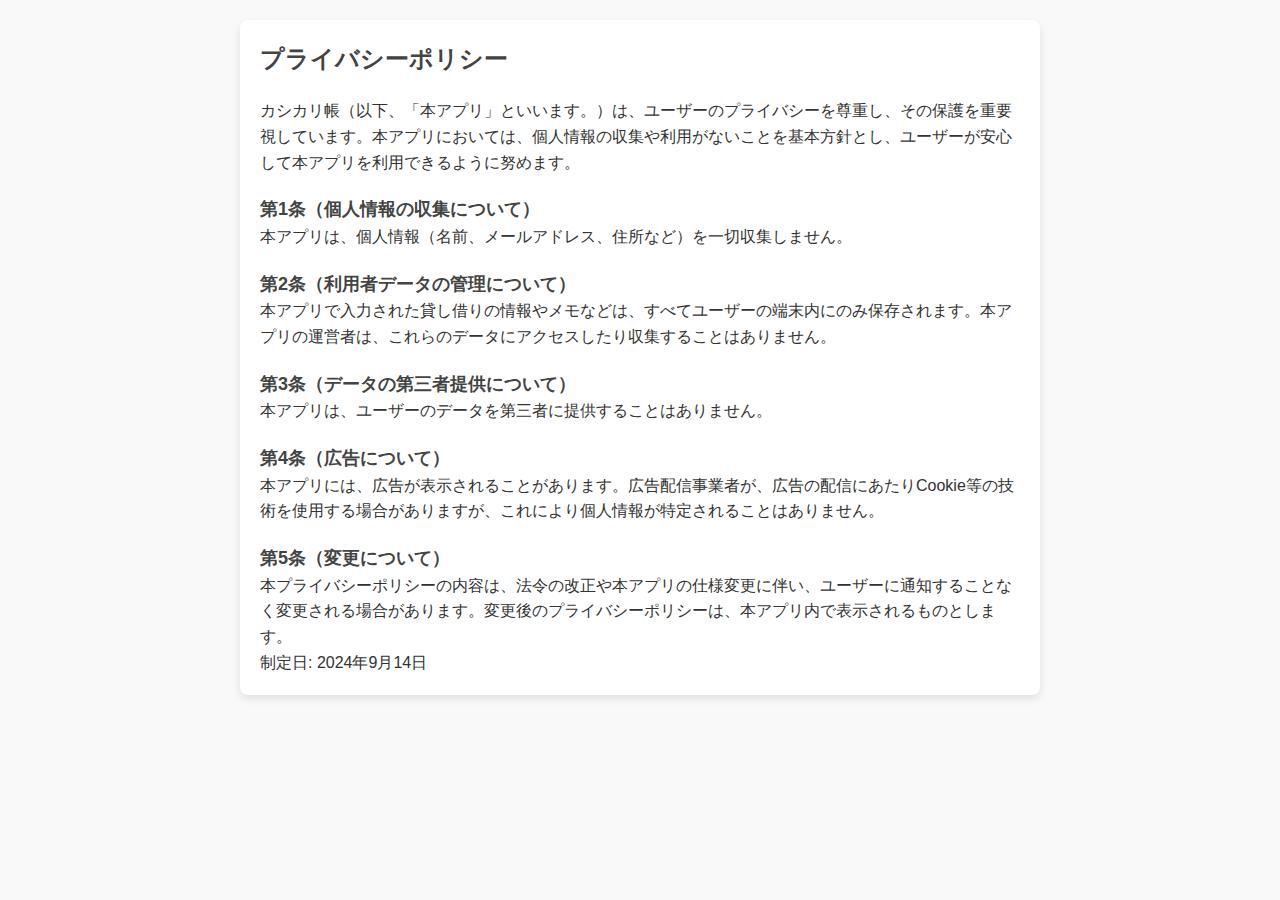
<file: 6477489729/PP/index.html>
<!DOCTYPE html>
<html lang="ja">
<head>
    <meta charset="UTF-8">
    <meta name="viewport" content="width=device-width, initial-scale=1.0">
    <title>プライバシーポリシー - カシカリ帳</title>
    <link rel="stylesheet" href="style.css">
</head>
<body>
    <div class="container">
        <h1>プライバシーポリシー</h1>
        <p>カシカリ帳（以下、「本アプリ」といいます。）は、ユーザーのプライバシーを尊重し、その保護を重要視しています。本アプリにおいては、個人情報の収集や利用がないことを基本方針とし、ユーザーが安心して本アプリを利用できるように努めます。</p>

        <h2>第1条（個人情報の収集について）</h2>
        <p>本アプリは、個人情報（名前、メールアドレス、住所など）を一切収集しません。</p>

        <h2>第2条（利用者データの管理について）</h2>
        <p>本アプリで入力された貸し借りの情報やメモなどは、すべてユーザーの端末内にのみ保存されます。本アプリの運営者は、これらのデータにアクセスしたり収集することはありません。</p>

        <h2>第3条（データの第三者提供について）</h2>
        <p>本アプリは、ユーザーのデータを第三者に提供することはありません。</p>

        <h2>第4条（広告について）</h2>
        <p>本アプリには、広告が表示されることがあります。広告配信事業者が、広告の配信にあたりCookie等の技術を使用する場合がありますが、これにより個人情報が特定されることはありません。</p>

        <h2>第5条（変更について）</h2>
        <p>本プライバシーポリシーの内容は、法令の改正や本アプリの仕様変更に伴い、ユーザーに通知することなく変更される場合があります。変更後のプライバシーポリシーは、本アプリ内で表示されるものとします。</p>

        <p>制定日: 2024年9月14日</p>
    </div>
</body>
</html>
</file>
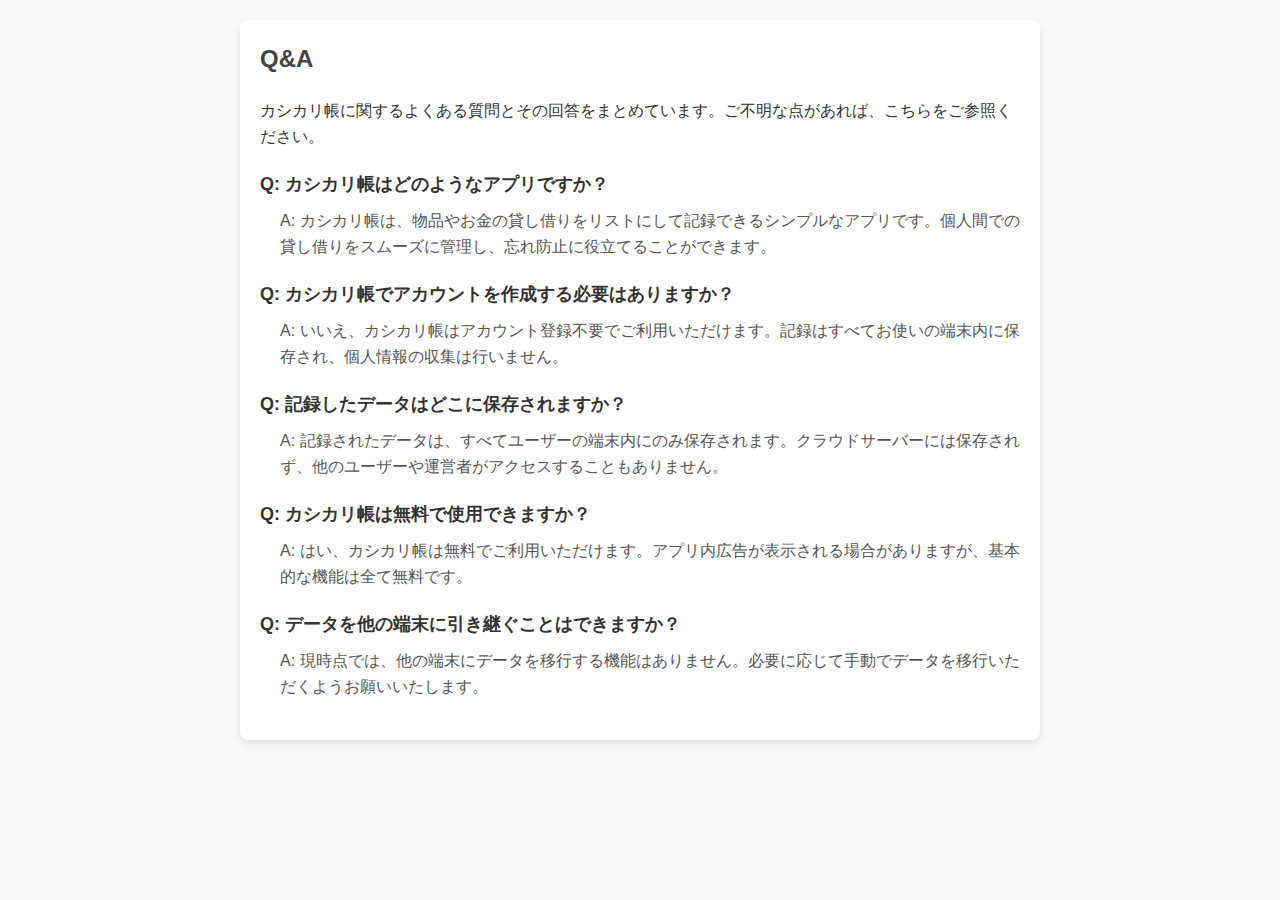
<file: 6477489729/QA/index.html>
<!DOCTYPE html>
<html lang="ja">
<head>
    <meta charset="UTF-8">
    <meta name="viewport" content="width=device-width, initial-scale=1.0">
    <title>Q&A - カシカリ帳</title>
    <link rel="stylesheet" href="style.css">
</head>
<body>
    <div class="container">
        <h1>Q&A</h1>
        <p>カシカリ帳に関するよくある質問とその回答をまとめています。ご不明な点があれば、こちらをご参照ください。</p>

        <div class="qa">
            <h2>Q: カシカリ帳はどのようなアプリですか？</h2>
            <p>A: カシカリ帳は、物品やお金の貸し借りをリストにして記録できるシンプルなアプリです。個人間での貸し借りをスムーズに管理し、忘れ防止に役立てることができます。</p>
        </div>

        <div class="qa">
            <h2>Q: カシカリ帳でアカウントを作成する必要はありますか？</h2>
            <p>A: いいえ、カシカリ帳はアカウント登録不要でご利用いただけます。記録はすべてお使いの端末内に保存され、個人情報の収集は行いません。</p>
        </div>

        <div class="qa">
            <h2>Q: 記録したデータはどこに保存されますか？</h2>
            <p>A: 記録されたデータは、すべてユーザーの端末内にのみ保存されます。クラウドサーバーには保存されず、他のユーザーや運営者がアクセスすることもありません。</p>
        </div>

        <div class="qa">
            <h2>Q: カシカリ帳は無料で使用できますか？</h2>
            <p>A: はい、カシカリ帳は無料でご利用いただけます。アプリ内広告が表示される場合がありますが、基本的な機能は全て無料です。</p>
        </div>

        <div class="qa">
            <h2>Q: データを他の端末に引き継ぐことはできますか？</h2>
            <p>A: 現時点では、他の端末にデータを移行する機能はありません。必要に応じて手動でデータを移行いただくようお願いいたします。</p>
        </div>
    </div>
</body>
</html>
</file>
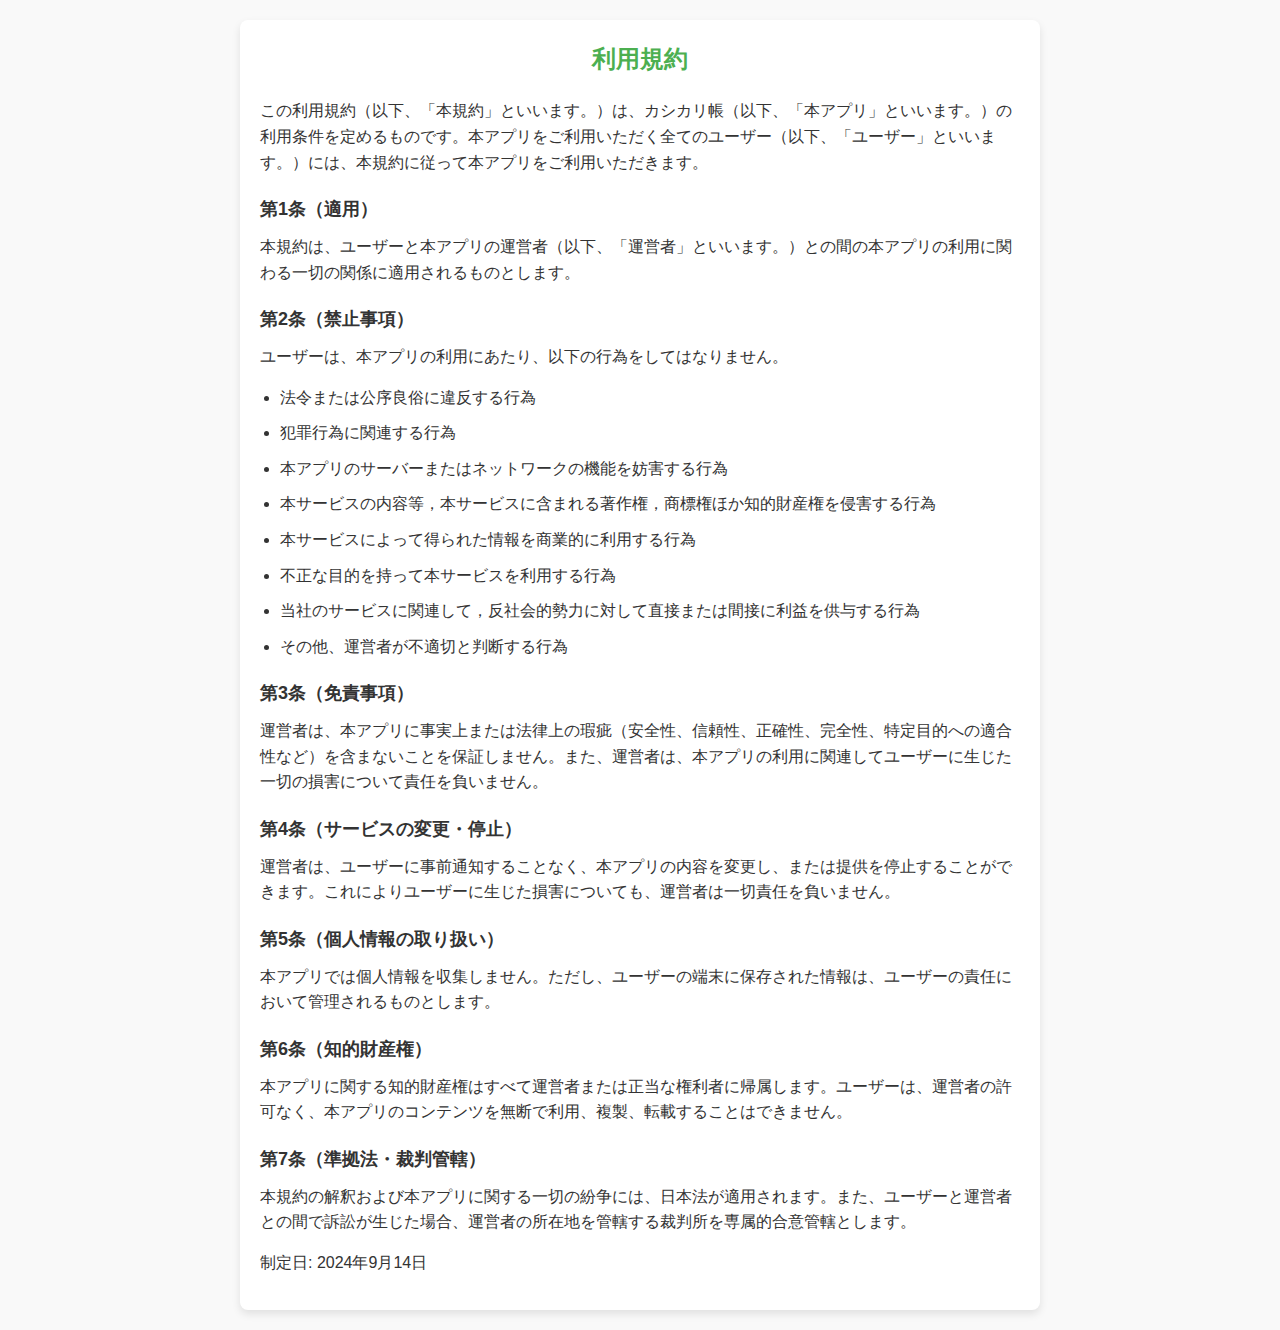
<file: 6477489729/ToS/index.html>
<!DOCTYPE html>
<html lang="ja">
<head>
    <meta charset="UTF-8">
    <meta name="viewport" content="width=device-width, initial-scale=1.0">
    <title>利用規約 - カシカリ帳</title>
    <link rel="stylesheet" href="style.css">
</head>
<body>
    <div class="container">
        <h1>利用規約</h1>
        <p>この利用規約（以下、「本規約」といいます。）は、カシカリ帳（以下、「本アプリ」といいます。）の利用条件を定めるものです。本アプリをご利用いただく全てのユーザー（以下、「ユーザー」といいます。）には、本規約に従って本アプリをご利用いただきます。</p>

        <h2>第1条（適用）</h2>
        <p>本規約は、ユーザーと本アプリの運営者（以下、「運営者」といいます。）との間の本アプリの利用に関わる一切の関係に適用されるものとします。</p>

        <h2>第2条（禁止事項）</h2>
        <p>ユーザーは、本アプリの利用にあたり、以下の行為をしてはなりません。</p>
        <ul>
            <li>法令または公序良俗に違反する行為</li>
            <li>犯罪行為に関連する行為</li>
            <li>本アプリのサーバーまたはネットワークの機能を妨害する行為</li>
            <li>本サービスの内容等，本サービスに含まれる著作権，商標権ほか知的財産権を侵害する行為</li>
            <li>本サービスによって得られた情報を商業的に利用する行為</li>
            <li>不正な目的を持って本サービスを利用する行為</li>
            <li>当社のサービスに関連して，反社会的勢力に対して直接または間接に利益を供与する行為</li>
            <li>その他、運営者が不適切と判断する行為</li>
        </ul>

        <h2>第3条（免責事項）</h2>
        <p>運営者は、本アプリに事実上または法律上の瑕疵（安全性、信頼性、正確性、完全性、特定目的への適合性など）を含まないことを保証しません。また、運営者は、本アプリの利用に関連してユーザーに生じた一切の損害について責任を負いません。</p>

        <h2>第4条（サービスの変更・停止）</h2>
        <p>運営者は、ユーザーに事前通知することなく、本アプリの内容を変更し、または提供を停止することができます。これによりユーザーに生じた損害についても、運営者は一切責任を負いません。</p>

        <h2>第5条（個人情報の取り扱い）</h2>
        <p>本アプリでは個人情報を収集しません。ただし、ユーザーの端末に保存された情報は、ユーザーの責任において管理されるものとします。</p>

        <h2>第6条（知的財産権）</h2>
        <p>本アプリに関する知的財産権はすべて運営者または正当な権利者に帰属します。ユーザーは、運営者の許可なく、本アプリのコンテンツを無断で利用、複製、転載することはできません。</p>

        <h2>第7条（準拠法・裁判管轄）</h2>
        <p>本規約の解釈および本アプリに関する一切の紛争には、日本法が適用されます。また、ユーザーと運営者との間で訴訟が生じた場合、運営者の所在地を管轄する裁判所を専属的合意管轄とします。</p>

        <p>制定日: 2024年9月14日</p>
    </div>
</body>
</html>
</file>
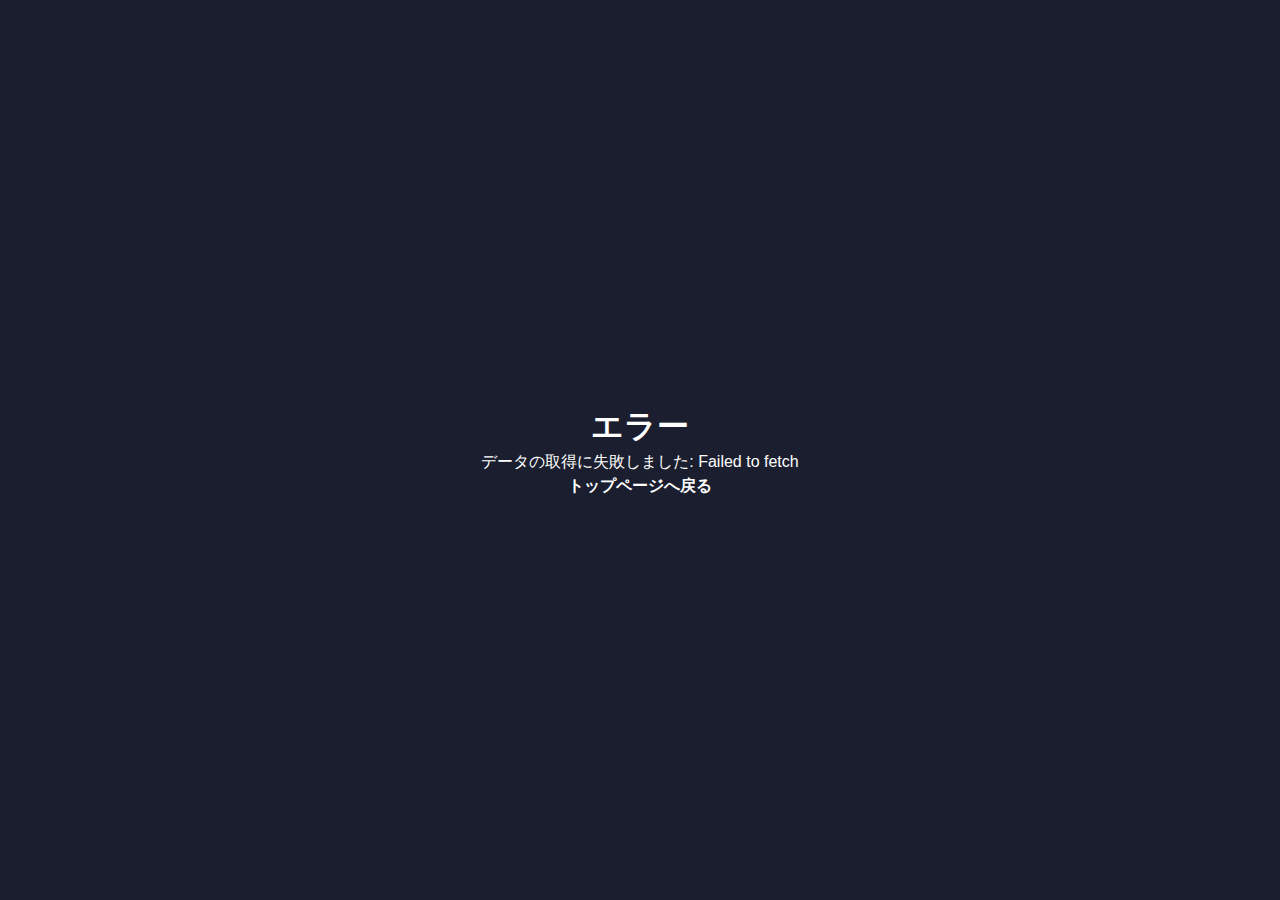
<file: indexApple.html>
<!DOCTYPE html>
<html lang="ja">
<head>
    <meta charset="UTF-8">
    <meta name="viewport" content="width=device-width, initial-scale=1, minimum-scale=1, user-scalable=yes"> 
    <script type="module">
        document.documentElement.classList.remove('no-js');
        document.documentElement.classList.add('js');
    </script>
    <link rel="stylesheet" href="style.css">
    <link rel="canonical" href="">
    <link rel="icon" href=""/>
    <link rel="apple-touch-icon" href=""/>
    <meta name="theme-color" content="#FFFFFF">
</head>
<body>
    <script src="menu.js"></script>
    <header>
        <div id="menu">
            <input type="checkbox" id="menu-button">
            <label id="menu-label" for="menu-button">
                <div id="usericon"><img class="app-icon" src="" alt="App Icon"></div>
                <div id="username" class="app-title"></div>
            </label>
            <div id="index">
                <ul>
                    <li><a href="#app-info">TOP</a></li>
                    <li><a class="tos-link" href="">利用規約</a></li>
                    <li><a class="pp-link" href="">プライバシーポリシー</a></li>
                    <li><a class="qa-link" href="">ヘルプ・よくある質問</a></li>
                    <li><a href="https://rikuto-dev.github.io/app/contact">お問い合わせ</a></li>
                </ul>
            </div>
        </div>
        <div id="darkmode">
            <script src="darkmode.js"></script>
            <input type="checkbox" id="mode-button">
            <label id="rotate" for="mode-button"></label>
        </div>
    </header>
    <div id="app-info">
        <img id="main-icon" class="app-icon" src="" alt="App Icon">
        <div>
            <div id="main-title" class="app-title"></div>
            <div id="app-subtitle" class="app-subtitle"></div>
            <div class="app-store-badge">
                <a id="app-store-link" href="#" target="_blank">
                    <img src="https://developer.apple.com/assets/elements/badges/download-on-the-app-store.svg" alt="Download on the App Store">
                </a>
            </div>
        </div>
    </div>
    <hr>
    <div id="app-description" class="app-description"></div>
    <hr>
    <div id="links">
    <div><a class="tos-link" href="">利用規約</a></div>
    <div><a class="pp-link" href="">プライバシーポリシー</a></div>
    <div><a class="qa-link" href="">ヘルプ・よくある質問</a></div>
        <div><a href="https://rikuto-dev.github.io/app/contact">お問い合わせ</a></div>
    </div>
    <footer>
    <p id="footer-copyright">© Copyright 2025 *** All rights reserved.</p>
    </footer>
    <script src="script.js"></script>
</body>
</html>
</file>
<file: 6477489729/PP/style.css>
* {
    margin: 0;
    padding: 0;
    box-sizing: border-box;
}

body {
    font-family: 'Arial', sans-serif;
    line-height: 1.6;
    background-color: #f9f9f9;
    color: #333;
    padding: 20px;
}

.container {
    max-width: 800px;
    margin: 0 auto;
    background-color: #fff;
    padding: 20px;
    border-radius: 8px;
    box-shadow: 0 4px 8px rgba(0, 0, 0, 0.1);
}

h1, h2 {
    color: #444;
}

p, ul {
    line-height: 1.6;
}

h1 {
    margin-bottom: 20px;
    font-size: 24px;
}

h2 {
    margin-top: 20px;
    font-size: 18px;
}

ul {
    margin-left: 20px;
    list-style-type: disc;
}

@media (max-width: 600px) {
    body {
        padding: 10px;
    }

    h1 {
        font-size: 20px;
    }

    h2 {
        font-size: 16px;
    }

    p {
        font-size: 14px;
    }
}
</file>
<file: 6477489729/QA/style.css>
* {
    margin: 0;
    padding: 0;
    box-sizing: border-box;
}

body {
    font-family: 'Arial', sans-serif;
    line-height: 1.6;
    background-color: #f9f9f9;
    color: #333;
    padding: 20px;
}

.container {
    max-width: 800px;
    margin: 0 auto;
    background-color: #fff;
    padding: 20px;
    border-radius: 8px;
    box-shadow: 0 4px 8px rgba(0, 0, 0, 0.1);
}

h1, h2 {
    color: #444;
}

p {
    line-height: 1.6;
}

h1 {
    margin-bottom: 20px;
    font-size: 24px;
}

h2 {
    margin-top: 20px;
    font-size: 18px;
    color: #333;
}

.qa {
    margin-bottom: 20px;
}

.qa p {
    margin: 10px 0 0;
    padding-left: 20px;
    color: #555;
}

@media (max-width: 600px) {
    body {
        padding: 10px;
    }

    h1 {
        font-size: 20px;
    }

    h2 {
        font-size: 16px;
    }

    p {
        font-size: 14px;
    }
}
</file>
<file: 6477489729/ToS/style.css>
* {
    margin: 0;
    padding: 0;
    box-sizing: border-box;
}

body {
    font-family: 'Arial', sans-serif;
    line-height: 1.6;
    background-color: #f9f9f9;
    color: #333;
    padding: 20px;
}

.container {
    max-width: 800px;
    margin: 0 auto;
    background-color: #fff;
    padding: 20px;
    border-radius: 8px;
    box-shadow: 0 4px 8px rgba(0, 0, 0, 0.1);
}

h1 {
    font-size: 24px;
    margin-bottom: 20px;
    text-align: center;
    color: #4CAF50;
}

h2 {
    font-size: 18px;
    margin-top: 20px;
    margin-bottom: 10px;
    color: #333;
}

p {
    margin-bottom: 15px;
}

ul {
    margin-bottom: 15px;
    padding-left: 20px;
}

ul li {
    list-style-type: disc;
    margin-bottom: 10px;
}

@media (max-width: 600px) {
    body {
        padding: 10px;
    }

    h1 {
        font-size: 20px;
    }

    h2 {
        font-size: 16px;
    }

    p {
        font-size: 14px;
    }
}
</file>
<file: style.css>
*,*::before,*::after{box-sizing:border-box}*{margin:0}html,body{height:100%}body{line-height:1.5;-webkit-font-smoothing:antialiased}img,picture,video,canvas,svg{display:block;max-width:100%}input,button,textarea,select{font:inherit}p,h1,h2,h3,h4,h5,h6{overflow-wrap:break-word}#root,#__next{isolation:isolate}

body{
    font-family: Inter,Helvetica Neue,Arial,Hiragino Kaku Gothic ProN,Hiragino Sans,Meiryo,sans-serif;
    color: #fff;
    background-color:  var(--bg-color);
    transition-duration: 1s;
    transition-property: color, background-color;
    --bg-color: #1a1e2e;
    --bg-header-color: rgba(26, 30, 46, 0.5);
    --bg-index-color: rgba(201, 201, 201, 0.5);
    --bg-bubble-color: #2b3047;
    --bg-filter-uncheck-color: rgba(232,231,255,.09);
    --bg-filter-check-color: linear-gradient(25deg,#e1689d,#4046ff);
    --bg-filter-dot-color: #4f536a;
    --bg-filter-icon-color: rgb(73, 73, 73);
    --bg-repo-color: #22272e;
    --bg-qanda-answer-color: #5500ff;
    --border-repo-color: #30363d;
    --font-pale-color: rgba(228, 232, 250, .55);
    --font-repo-color: #7d8590;
    --font-repo-title-color: #2f81f7;
    --font-bubble-color: #fff;
}

.mode-light{
    --bg-color: #60c7f3;
    --bg-header-color: rgb(96, 199, 243, 0.5);
    --bg-index-color: rgba(100, 100, 100, 0.5);
    --bg-bubble-color: #fff;
    --bg-filter-uncheck-color: rgba(232, 231, 255, 0.5);
    --bg-filter-check-color: linear-gradient(25deg, #f13f79, #ffd700);
    --bg-filter-dot-color: #f9f9ff;
    --bg-filter-icon-color: rgb(239, 239, 239);
    --bg-repo-color: #fff;
    --bg-qanda-answer-color: #00aeff;
    --border-repo-color: #d0d7de;
    --font-pale-color: rgba(255, 255, 255, 0.8);
    --font-repo-color: #57606a;
    --font-repo-title-color: #0969da;
    --font-bubble-color: #33374a;
}

input{
    display: none;
}

ul, ol{
    list-style: none;
    padding: 0;
}

a{
    color: #fff;
    text-decoration: none;
    font-size: 1rem;
    font-weight: 600;
}

hr{
    display: block;
    max-width: 900px;
    margin: 40px auto;
    width: calc(100% - 3rem);
    height: 1px;
    background-color: white;
    border: none;
}

header{
    position: fixed;
    top: -1px;
    width: 100%;
    padding: 0 20px;
    background-color: var(--bg-header-color);
    backdrop-filter: blur(16px);
    -webkit-backdrop-filter: blur(16px);
    z-index: 100;
}

#menu-label{
    display: flex;
    align-items: center;
    width: fit-content;
    height: 24px;
    margin: 20px 0;
    cursor: pointer;
}

#usericon img{
    width: 21px;
    height: 21px;
    border-radius: 50%;
}

#username{
    margin-left: 10px;
    font-size: 16px;
    font-weight: 500;
}

#index{
    display: none;
    width: 100%;
    padding-bottom: 10px;
}

#index a{
    display: block;
    width: 100%;
    padding: .5rem 1rem;
}

#index a:hover{
    background-color: var(--bg-index-color);
}

#darkmode label{
    position: absolute;
    top: -46px;
    right: -50px;
    width: 100px;
    height: 100px;
    font-size: 30px;
    transform: rotate(0);
    transition: transform 1s;
    cursor: pointer;
}

#darkmode label::before{
    content: "🌙";
    position: absolute;
    left: 0;
    bottom: 0;
}

#darkmode label::after{
    content: "🌞";
    position: absolute;
    right: 0;
    top: 0;
    transform: scale(1,-1);
}

#app-info {
    width: 100%;
    display: flex;
    align-items: center;
    justify-content: flex-start;
    flex-wrap: wrap;
    max-width: 900px;
    margin: 150px auto 0;
    color: #fff;
    gap: 20px;
}

@media screen and (max-width: 600px) {
    #app-info {
        flex-direction: column;
        align-items: center;
        margin: 120px auto 0;
        padding: 0 20px;
    }
    #main-icon {
        margin: 0 auto 0;
    }
    #main-title {
        text-align: center;
    }
    .app-subtitle {
        text-align: center;
    }
    .app-store-badge {
        margin: 30px auto;
    }
}

#main-icon {
    width: 130px;
    height: 130px;
    border-radius: 22.5%;
    margin: 0 40px;
    border: 1px solid var(--border-repo-color);
}

#main-title {
  font-size: 1.5rem;
  font-weight: bold;
  margin-bottom: 5px;
}

.app-subtitle {
  font-size: 1rem;
  margin-bottom: 20px;
}

.app-description {
    max-width: 900px;
    padding: 0 1.5rem;
    margin: 20px auto;
    font-size: 0.95rem;
    line-height: 1.6;
}

.app-store-badge {
    width: fit-content;
}
.app-store-badge img {
    display: block;
}

#links {
    margin: 50px 0;
    text-align: center;
}

#links div {
    margin: 20px 0;
}

#links div a:hover {
    text-decoration: underline;
}

footer{
    width: 100%;
    padding: 30px 20px 20px 15px;
    text-align: center;
    color: var(--font-pale-color);
}

@media screen and (max-width: 260px){
    #menu-label{
        width: 16px;
    }
    #usericon, #username{
        display: none;
    }
}

@media screen and (max-width: 260px){
    #menu-label{
        width: 16px;
    }
    #usericon, #username{
        display: none;
    }
}
</file>
